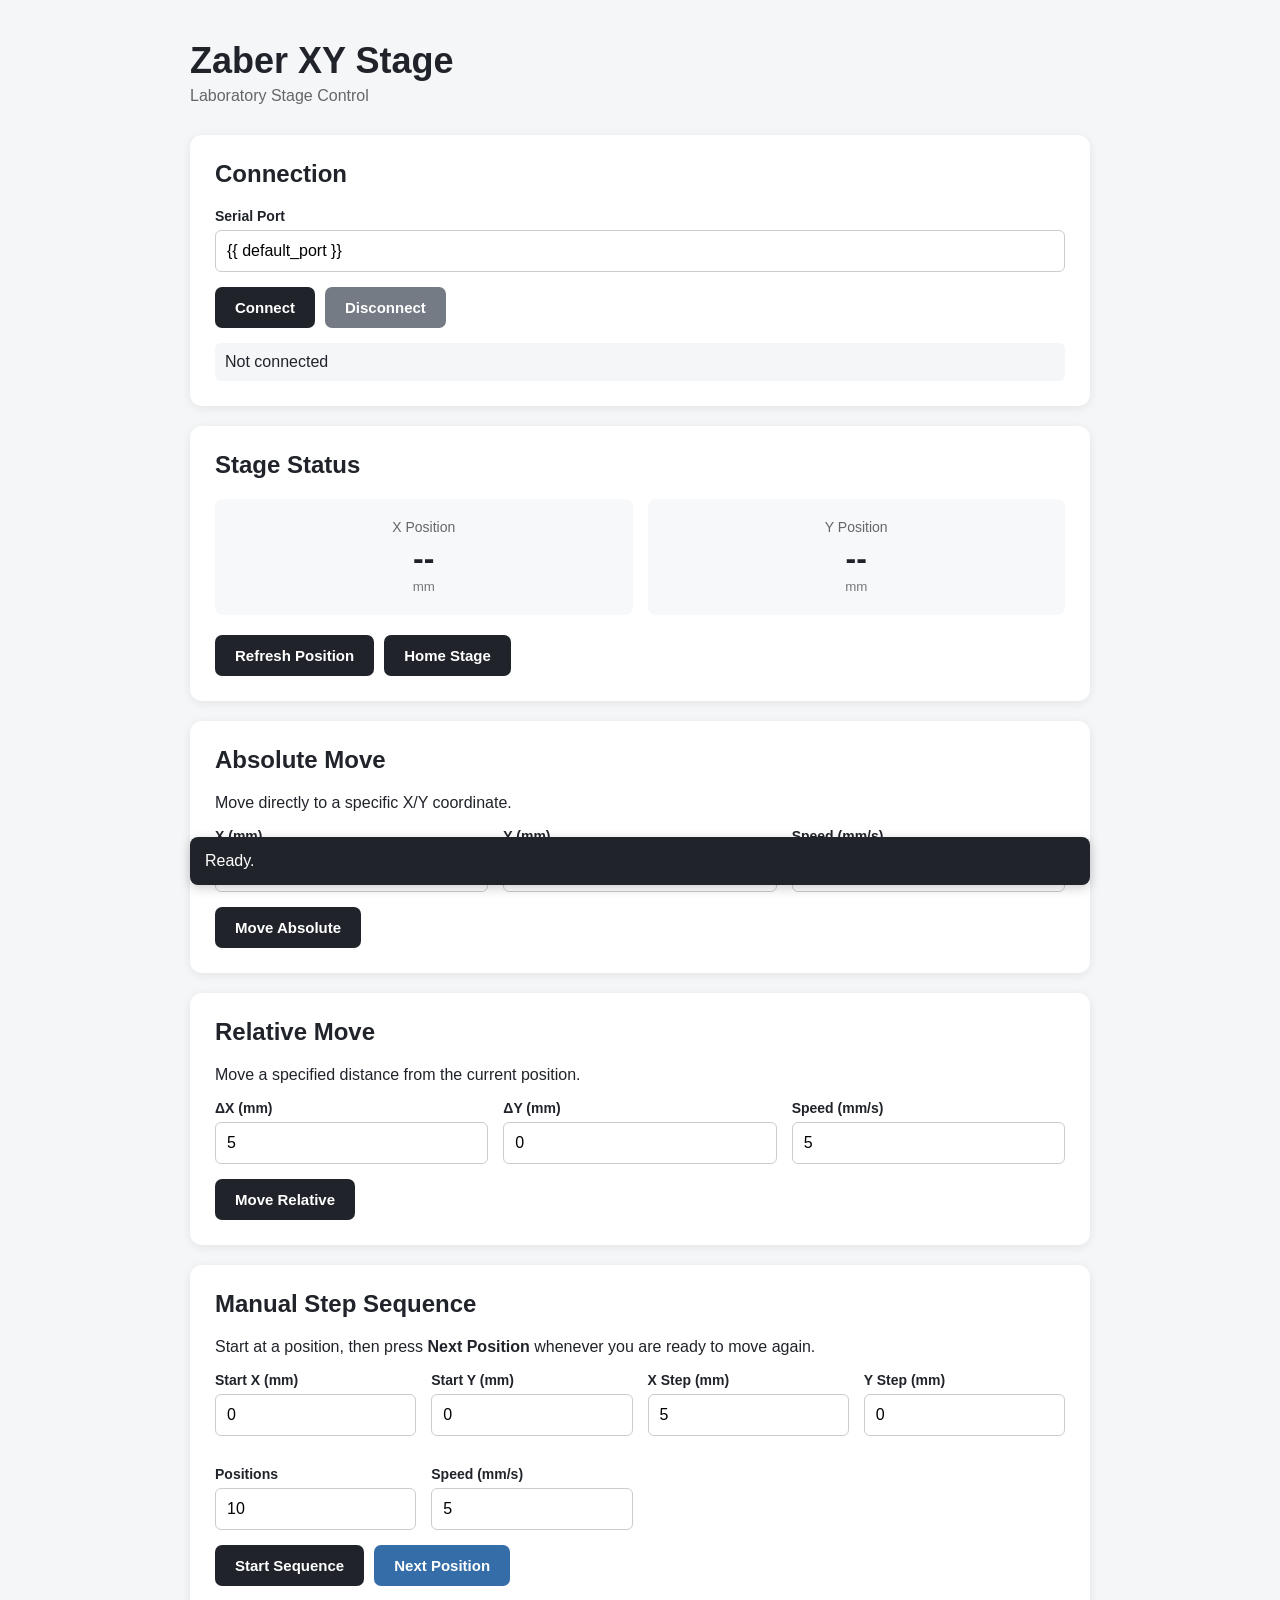
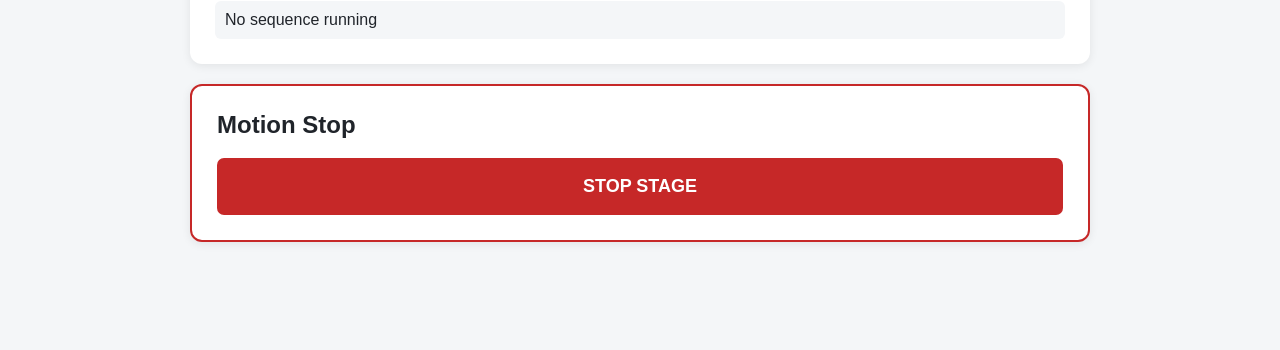
<file: index.html>
<!DOCTYPE html>
<html lang="en">

<head>
    <meta charset="UTF-8">

    <meta
        name="viewport"
        content="width=device-width, initial-scale=1.0"
    >

    <title>Zaber XY Stage Controller</title>

    <link
        rel="stylesheet"
        href="static/style.css"
    >
</head>

<body>

<div class="container">

    <header>
        <h1>Zaber XY Stage</h1>
        <p>Laboratory Stage Control</p>
    </header>


    <!-- CONNECTION -->

    <section class="card">

        <h2>Connection</h2>

        <label>Serial Port</label>

        <input
            id="port"
            type="text"
            value="{{ default_port }}"
        >

        <div class="button-row">

            <button onclick="connectStage()">
                Connect
            </button>

            <button
                class="secondary"
                onclick="disconnectStage()"
            >
                Disconnect
            </button>

        </div>

        <div id="connectionStatus" class="status">
            Not connected
        </div>

    </section>


    <!-- CURRENT POSITION -->

    <section class="card">

        <h2>Stage Status</h2>

        <div class="position-grid">

            <div>
                <span>X Position</span>
                <strong id="xPosition">--</strong>
                <small>mm</small>
            </div>

            <div>
                <span>Y Position</span>
                <strong id="yPosition">--</strong>
                <small>mm</small>
            </div>

        </div>

        <div class="button-row">

            <button onclick="getStatus()">
                Refresh Position
            </button>

            <button onclick="homeStage()">
                Home Stage
            </button>

        </div>

    </section>


    <!-- ABSOLUTE MOVE -->

    <section class="card">

        <h2>Absolute Move</h2>

        <p>
            Move directly to a specific X/Y coordinate.
        </p>

        <div class="input-grid">

            <div>
                <label>X (mm)</label>
                <input
                    id="absX"
                    type="number"
                    step="0.1"
                    value="0"
                >
            </div>

            <div>
                <label>Y (mm)</label>
                <input
                    id="absY"
                    type="number"
                    step="0.1"
                    value="0"
                >
            </div>

            <div>
                <label>Speed (mm/s)</label>
                <input
                    id="absVelocity"
                    type="number"
                    step="0.5"
                    value="5"
                >
            </div>

        </div>

        <button onclick="moveAbsolute()">
            Move Absolute
        </button>

    </section>


    <!-- RELATIVE MOVE -->

    <section class="card">

        <h2>Relative Move</h2>

        <p>
            Move a specified distance from the current position.
        </p>

        <div class="input-grid">

            <div>
                <label>ΔX (mm)</label>
                <input
                    id="relX"
                    type="number"
                    step="0.1"
                    value="5"
                >
            </div>

            <div>
                <label>ΔY (mm)</label>
                <input
                    id="relY"
                    type="number"
                    step="0.1"
                    value="0"
                >
            </div>

            <div>
                <label>Speed (mm/s)</label>
                <input
                    id="relVelocity"
                    type="number"
                    step="0.5"
                    value="5"
                >
            </div>

        </div>

        <button onclick="moveRelative()">
            Move Relative
        </button>

    </section>


    <!-- STEP SEQUENCE -->

    <section class="card">

        <h2>Manual Step Sequence</h2>

        <p>
            Start at a position, then press
            <strong>Next Position</strong>
            whenever you are ready to move again.
        </p>

        <div class="input-grid">

            <div>
                <label>Start X (mm)</label>
                <input
                    id="startX"
                    type="number"
                    value="0"
                    step="0.1"
                >
            </div>

            <div>
                <label>Start Y (mm)</label>
                <input
                    id="startY"
                    type="number"
                    value="0"
                    step="0.1"
                >
            </div>

            <div>
                <label>X Step (mm)</label>
                <input
                    id="stepX"
                    type="number"
                    value="5"
                    step="0.1"
                >
            </div>

            <div>
                <label>Y Step (mm)</label>
                <input
                    id="stepY"
                    type="number"
                    value="0"
                    step="0.1"
                >
            </div>

            <div>
                <label>Positions</label>
                <input
                    id="numPositions"
                    type="number"
                    value="10"
                    min="1"
                >
            </div>

            <div>
                <label>Speed (mm/s)</label>
                <input
                    id="scanVelocity"
                    type="number"
                    value="5"
                    step="0.5"
                >
            </div>

        </div>

        <div class="button-row">

            <button onclick="startSequence()">
                Start Sequence
            </button>

            <button
                class="next"
                onclick="nextPosition()"
            >
                Next Position
            </button>

        </div>

        <div id="scanStatus" class="status">
            No sequence running
        </div>

    </section>


    <!-- EMERGENCY STOP -->

    <section class="card emergency">

        <h2>Motion Stop</h2>

        <button
            class="stop"
            onclick="stopStage()"
        >
            STOP STAGE
        </button>

    </section>


    <div id="message" class="message">
        Ready.
    </div>

</div>


<script>

function message(text, error=false) {

    const box = document.getElementById("message");

    box.innerText = text;

    box.className = error
        ? "message error"
        : "message";
}


function updatePosition(data) {

    if (data.x !== undefined) {
        document.getElementById("xPosition").innerText =
            Number(data.x).toFixed(3);
    }

    if (data.y !== undefined) {
        document.getElementById("yPosition").innerText =
            Number(data.y).toFixed(3);
    }
}


async function post(url, data={}) {

    try {

        const response = await fetch(url, {

            method: "POST",

            headers: {
                "Content-Type": "application/json"
            },

            body: JSON.stringify(data)
        });

        const result = await response.json();

        if (!response.ok) {
            throw new Error(result.message);
        }

        message(result.message || "Command complete.");

        updatePosition(result);

        return result;

    }

    catch (error) {

        message(error.message, true);

        return null;
    }
}


async function connectStage() {

    const port =
        document.getElementById("port").value;

    const result =
        await post("/connect", {port});

    if (result) {

        document.getElementById(
            "connectionStatus"
        ).innerText = "Connected";
    }
}


async function disconnectStage() {

    const result =
        await post("/disconnect");

    if (result) {

        document.getElementById(
            "connectionStatus"
        ).innerText = "Disconnected";
    }
}


async function getStatus() {

    try {

        const response =
            await fetch("/status");

        const result =
            await response.json();

        if (!response.ok) {
            throw new Error(result.message);
        }

        updatePosition(result);

        document.getElementById(
            "connectionStatus"
        ).innerText =
            result.homed
            ? "Connected — Homed"
            : "Connected — Not homed";

        message("Position updated.");
    }

    catch (error) {

        message(error.message, true);
    }
}


async function homeStage() {

    await post("/home");
}


async function stopStage() {

    await post("/stop");
}


async function moveAbsolute() {

    await post(
        "/move_absolute",
        {
            x: document.getElementById("absX").value,
            y: document.getElementById("absY").value,
            velocity:
                document.getElementById(
                    "absVelocity"
                ).value
        }
    );
}


async function moveRelative() {

    await post(
        "/move_relative",
        {
            dx:
                document.getElementById(
                    "relX"
                ).value,

            dy:
                document.getElementById(
                    "relY"
                ).value,

            velocity:
                document.getElementById(
                    "relVelocity"
                ).value
        }
    );
}


async function startSequence() {

    const result =
        await post(
            "/scan/start",
            {
                start_x:
                    document.getElementById(
                        "startX"
                    ).value,

                start_y:
                    document.getElementById(
                        "startY"
                    ).value,

                step_x:
                    document.getElementById(
                        "stepX"
                    ).value,

                step_y:
                    document.getElementById(
                        "stepY"
                    ).value,

                num_positions:
                    document.getElementById(
                        "numPositions"
                    ).value,

                velocity:
                    document.getElementById(
                        "scanVelocity"
                    ).value
            }
        );

    if (result) {

        document.getElementById(
            "scanStatus"
        ).innerText =
            `Position ${result.position_number} ready`;
    }
}


async function nextPosition() {

    const result =
        await post("/scan/next");

    if (!result) return;

    if (result.finished) {

        document.getElementById(
            "scanStatus"
        ).innerText =
            "Sequence complete";

    } else {

        document.getElementById(
            "scanStatus"
        ).innerText =
            `Position ${result.position_number} ready`;
    }
}

</script>

</body>
</html>
</file>
<file: static/style.css>
* {
    box-sizing: border-box;
}

body {
    margin: 0;
    font-family:
        -apple-system,
        BlinkMacSystemFont,
        "Segoe UI",
        sans-serif;

    background: #f4f6f8;
    color: #20242a;
}

.container {
    width: min(900px, 92%);
    margin: 40px auto;
}

header {
    margin-bottom: 30px;
}

header h1 {
    margin-bottom: 5px;
    font-size: 36px;
}

header p {
    margin-top: 0;
    color: #666;
}

.card {
    background: white;
    padding: 25px;
    margin-bottom: 20px;

    border-radius: 12px;

    box-shadow:
        0 2px 10px
        rgba(0, 0, 0, 0.08);
}

.card h2 {
    margin-top: 0;
}

label {
    display: block;
    margin-bottom: 6px;

    font-size: 14px;
    font-weight: 600;
}

input {
    width: 100%;

    padding: 11px;

    margin-bottom: 15px;

    border: 1px solid #ccc;
    border-radius: 6px;

    font-size: 16px;
}

.input-grid {
    display: grid;

    grid-template-columns:
        repeat(
            auto-fit,
            minmax(180px, 1fr)
        );

    gap: 15px;
}

.position-grid {
    display: grid;

    grid-template-columns:
        1fr 1fr;

    gap: 15px;

    margin-bottom: 20px;
}

.position-grid div {
    padding: 20px;

    background: #f7f8fa;

    border-radius: 8px;

    text-align: center;
}

.position-grid span {
    display: block;

    color: #666;
    font-size: 14px;
}

.position-grid strong {
    display: block;

    margin-top: 5px;

    font-size: 32px;
}

.position-grid small {
    color: #777;
}

button {
    border: none;

    padding: 12px 20px;

    border-radius: 7px;

    font-size: 15px;
    font-weight: 600;

    cursor: pointer;

    background: #20242a;
    color: white;
}

button:hover {
    opacity: 0.86;
}

.button-row {
    display: flex;
    gap: 10px;

    flex-wrap: wrap;
}

.secondary {
    background: #747b84;
}

.next {
    background: #356da8;
}

.stop {
    width: 100%;

    padding: 18px;

    background: #c62828;

    font-size: 18px;
}

.emergency {
    border: 2px solid #c62828;
}

.status {
    margin-top: 15px;

    padding: 10px;

    background: #f4f6f8;

    border-radius: 6px;
}

.message {
    position: sticky;
    bottom: 15px;

    padding: 15px;

    background: #20242a;
    color: white;

    border-radius: 8px;

    box-shadow:
        0 3px 12px
        rgba(0, 0, 0, 0.2);
}

.message.error {
    background: #b71c1c;
}

@media (max-width: 600px) {

    .position-grid {
        grid-template-columns: 1fr;
    }

    .container {
        margin-top: 20px;
    }
}
</file>
